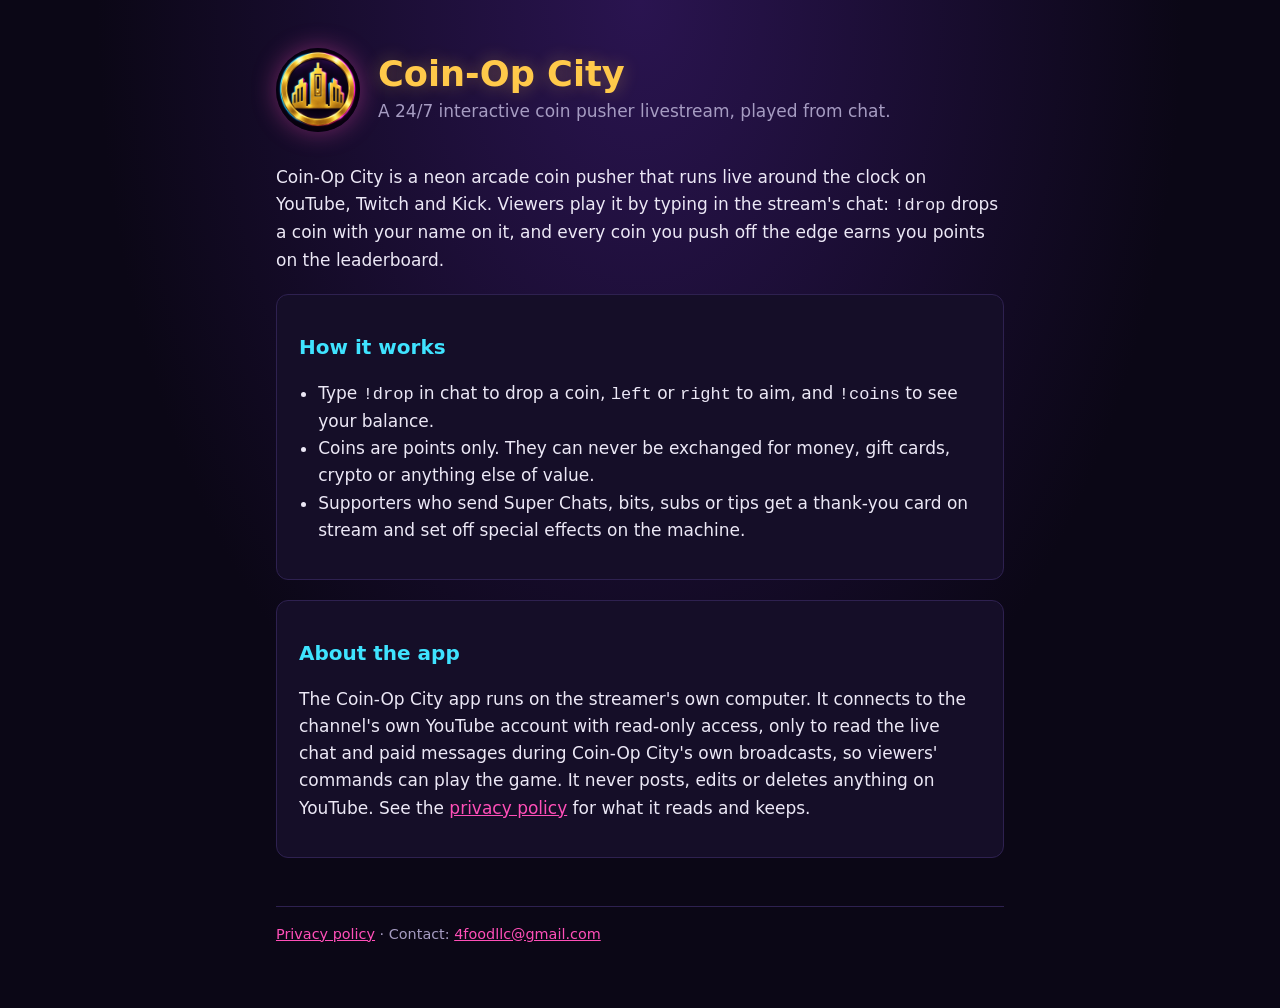
<file: index.html>
<!doctype html>
<html lang="en">
<head>
<meta charset="utf-8">
<meta name="viewport" content="width=device-width, initial-scale=1">
<title>Coin-Op City</title>
<meta name="description" content="Coin-Op City is a 24/7 interactive coin pusher livestream played from chat.">
<link rel="icon" href="logo.png">
<link rel="stylesheet" href="style.css">
</head>
<body>
<main>
  <header>
    <img src="logo.png" alt="Coin-Op City logo">
    <div>
      <h1>Coin-Op City</h1>
      <p class="tag">A 24/7 interactive coin pusher livestream, played from chat.</p>
    </div>
  </header>

  <p>Coin-Op City is a neon arcade coin pusher that runs live around the clock on YouTube, Twitch and Kick. Viewers play it by typing in the stream's chat: <code>!drop</code> drops a coin with your name on it, and every coin you push off the edge earns you points on the leaderboard.</p>

  <div class="card">
    <h2>How it works</h2>
    <ul>
      <li>Type <code>!drop</code> in chat to drop a coin, <code>left</code> or <code>right</code> to aim, and <code>!coins</code> to see your balance.</li>
      <li>Coins are points only. They can never be exchanged for money, gift cards, crypto or anything else of value.</li>
      <li>Supporters who send Super Chats, bits, subs or tips get a thank-you card on stream and set off special effects on the machine.</li>
    </ul>
  </div>

  <div class="card">
    <h2>About the app</h2>
    <p>The Coin-Op City app runs on the streamer's own computer. It connects to the channel's own YouTube account with read-only access, only to read the live chat and paid messages during Coin-Op City's own broadcasts, so viewers' commands can play the game. It never posts, edits or deletes anything on YouTube. See the <a href="privacy.html">privacy policy</a> for what it reads and keeps.</p>
  </div>

  <footer>
    <a href="privacy.html">Privacy policy</a> · Contact: <a href="mailto:4foodllc@gmail.com">4foodllc@gmail.com</a>
  </footer>
</main>
</body>
</html>
</file>
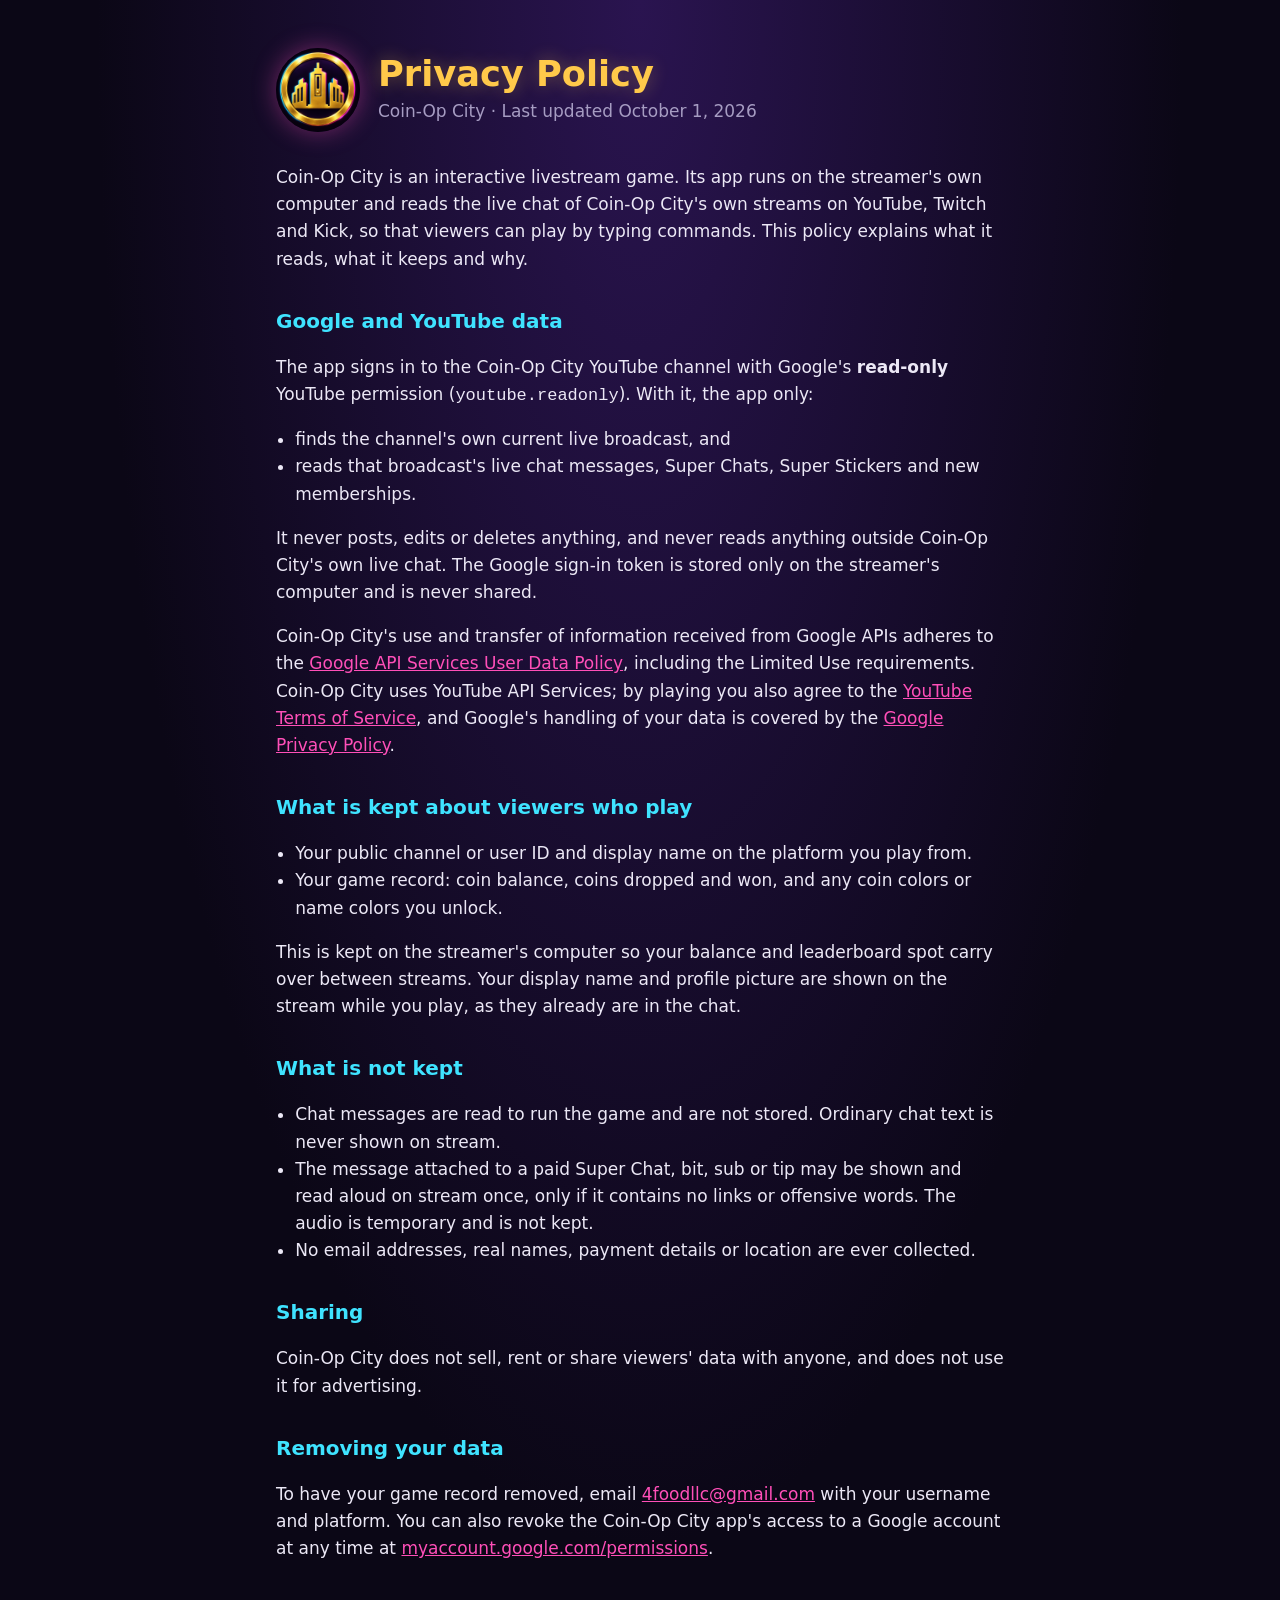
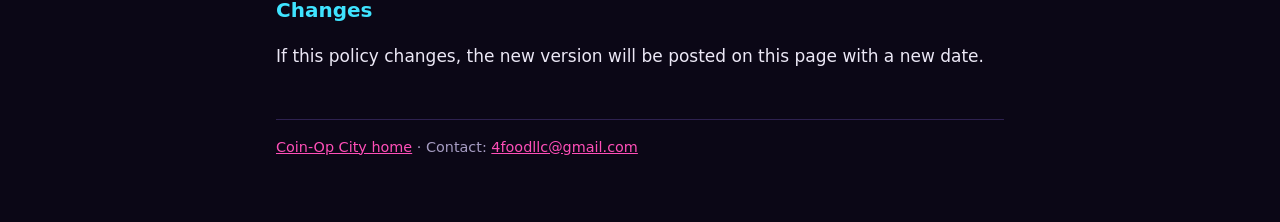
<file: privacy.html>
<!doctype html>
<html lang="en">
<head>
<meta charset="utf-8">
<meta name="viewport" content="width=device-width, initial-scale=1">
<title>Privacy Policy</title>
<meta name="description" content="Privacy policy for the Coin-Op City livestream and app.">
<link rel="icon" href="logo.png">
<link rel="stylesheet" href="style.css">
</head>
<body>
<main>
  <header>
    <img src="logo.png" alt="Coin-Op City logo">
    <div>
      <h1>Privacy Policy</h1>
      <p class="tag">Coin-Op City · Last updated October 1, 2026</p>
    </div>
  </header>

  <p>Coin-Op City is an interactive livestream game. Its app runs on the streamer's own computer and reads the live chat of Coin-Op City's own streams on YouTube, Twitch and Kick, so that viewers can play by typing commands. This policy explains what it reads, what it keeps and why.</p>

  <h2>Google and YouTube data</h2>
  <p>The app signs in to the Coin-Op City YouTube channel with Google's <strong>read-only</strong> YouTube permission (<code>youtube.readonly</code>). With it, the app only:</p>
  <ul>
    <li>finds the channel's own current live broadcast, and</li>
    <li>reads that broadcast's live chat messages, Super Chats, Super Stickers and new memberships.</li>
  </ul>
  <p>It never posts, edits or deletes anything, and never reads anything outside Coin-Op City's own live chat. The Google sign-in token is stored only on the streamer's computer and is never shared.</p>
  <p>Coin-Op City's use and transfer of information received from Google APIs adheres to the <a href="https://developers.google.com/terms/api-services-user-data-policy">Google API Services User Data Policy</a>, including the Limited Use requirements. Coin-Op City uses YouTube API Services; by playing you also agree to the <a href="https://www.youtube.com/t/terms">YouTube Terms of Service</a>, and Google's handling of your data is covered by the <a href="https://policies.google.com/privacy">Google Privacy Policy</a>.</p>

  <h2>What is kept about viewers who play</h2>
  <ul>
    <li>Your public channel or user ID and display name on the platform you play from.</li>
    <li>Your game record: coin balance, coins dropped and won, and any coin colors or name colors you unlock.</li>
  </ul>
  <p>This is kept on the streamer's computer so your balance and leaderboard spot carry over between streams. Your display name and profile picture are shown on the stream while you play, as they already are in the chat.</p>

  <h2>What is not kept</h2>
  <ul>
    <li>Chat messages are read to run the game and are not stored. Ordinary chat text is never shown on stream.</li>
    <li>The message attached to a paid Super Chat, bit, sub or tip may be shown and read aloud on stream once, only if it contains no links or offensive words. The audio is temporary and is not kept.</li>
    <li>No email addresses, real names, payment details or location are ever collected.</li>
  </ul>

  <h2>Sharing</h2>
  <p>Coin-Op City does not sell, rent or share viewers' data with anyone, and does not use it for advertising.</p>

  <h2>Removing your data</h2>
  <p>To have your game record removed, email <a href="mailto:4foodllc@gmail.com">4foodllc@gmail.com</a> with your username and platform. You can also revoke the Coin-Op City app's access to a Google account at any time at <a href="https://myaccount.google.com/permissions">myaccount.google.com/permissions</a>.</p>

  <h2>Changes</h2>
  <p>If this policy changes, the new version will be posted on this page with a new date.</p>

  <footer>
    <a href="index.html">Coin-Op City home</a> · Contact: <a href="mailto:4foodllc@gmail.com">4foodllc@gmail.com</a>
  </footer>
</main>
</body>
</html>
</file>
<file: style.css>
:root {
  --bg: #0b0716;
  --panel: #150e28;
  --text: #ece8f6;
  --muted: #a69cc2;
  --gold: #ffc94a;
  --pink: #ff4fb8;
  --cyan: #3fe3ff;
}
* { box-sizing: border-box; }
body {
  margin: 0;
  background: var(--bg) radial-gradient(ellipse at top, #2a1450 0%, var(--bg) 60%) no-repeat;
  color: var(--text);
  font: 17px/1.6 system-ui, -apple-system, "Segoe UI", Roboto, sans-serif;
}
main { max-width: 760px; margin: 0 auto; padding: 48px 16px 64px; }
header { display: flex; align-items: center; gap: 18px; margin-bottom: 32px; }
header img { width: 84px; height: 84px; border-radius: 50%; box-shadow: 0 0 24px #ff4fb866; }
h1 { margin: 0; font-size: 2.2rem; line-height: 1.1; color: var(--gold); text-shadow: 0 0 18px #ffc94a55; }
h2 { color: var(--cyan); font-size: 1.25rem; margin: 2rem 0 0.5rem; }
a { color: var(--pink); }
.tag { color: var(--muted); margin: 4px 0 0; }
.card { background: var(--panel); border: 1px solid #2e2150; border-radius: 12px; padding: 4px 22px 18px; margin: 20px 0; }
ul { padding-left: 1.2rem; }
footer { margin-top: 48px; color: var(--muted); font-size: 0.9rem; border-top: 1px solid #2e2150; padding-top: 16px; }
</file>
